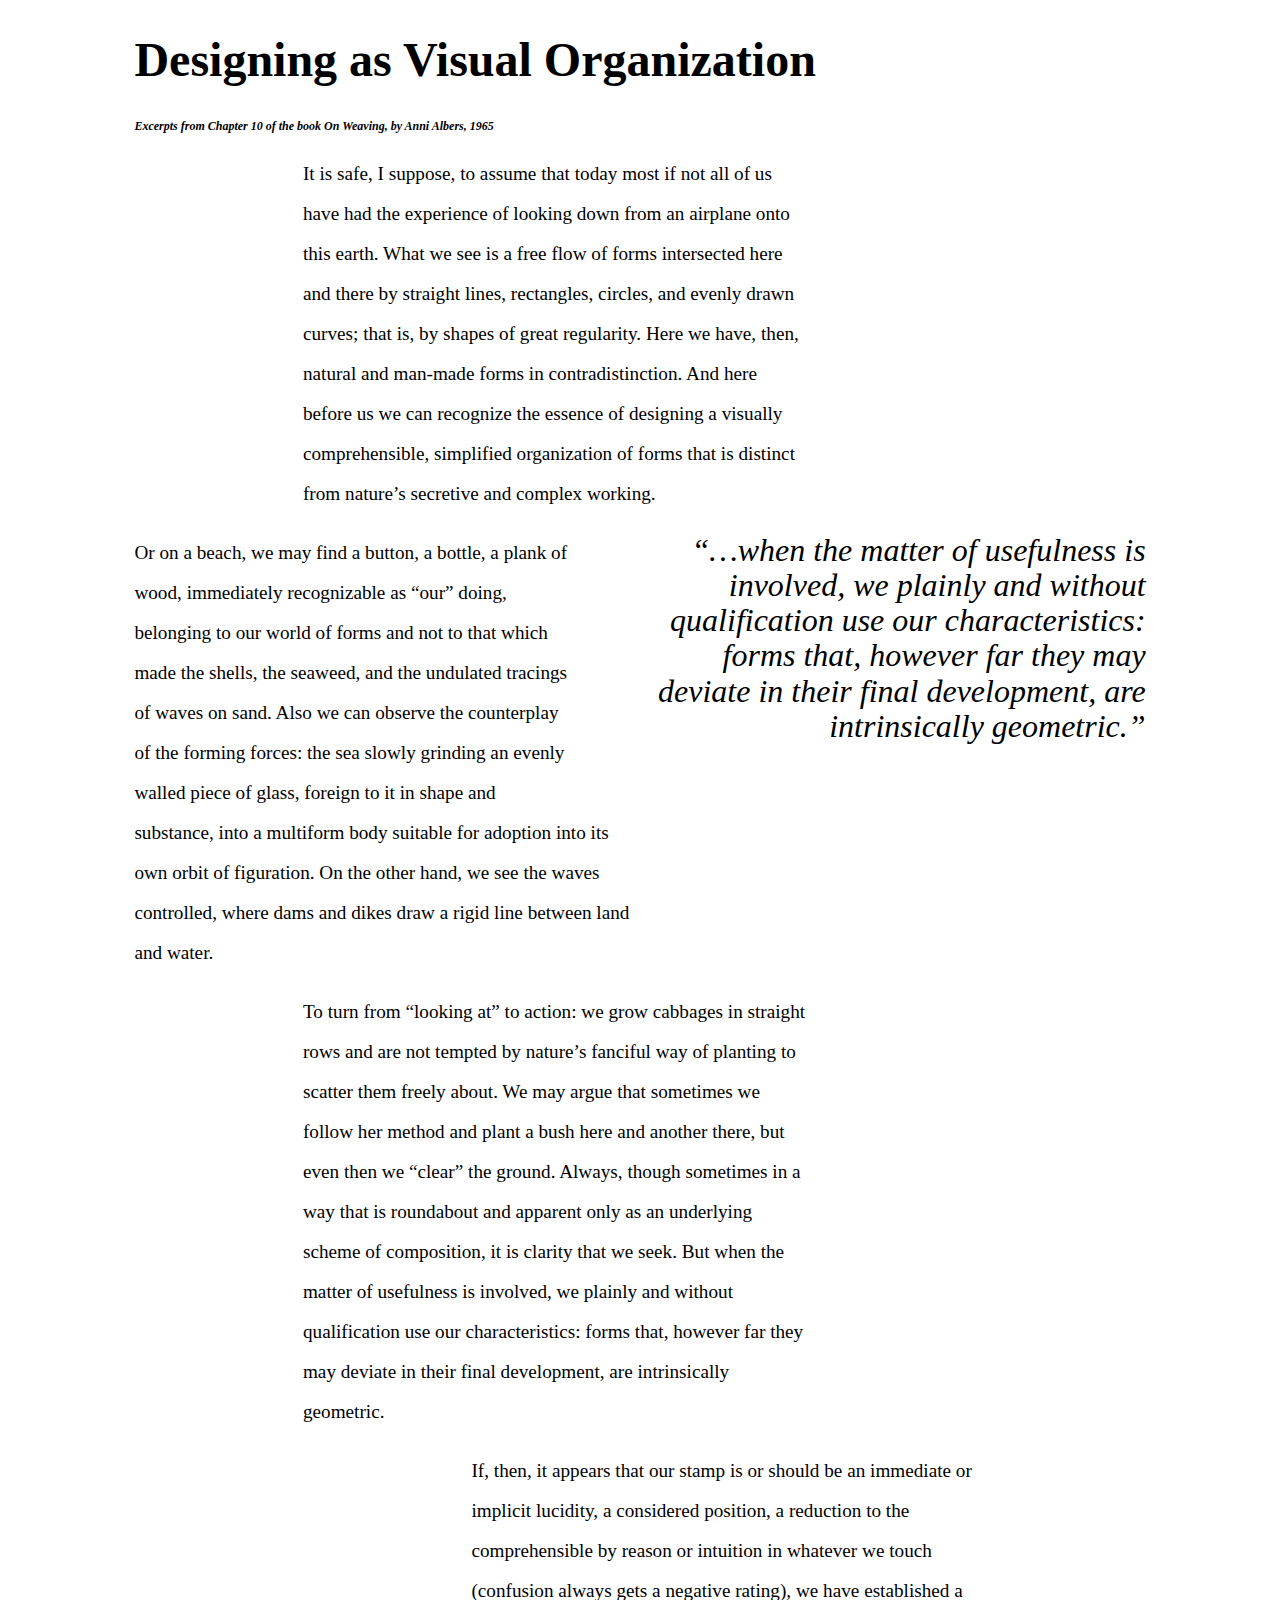
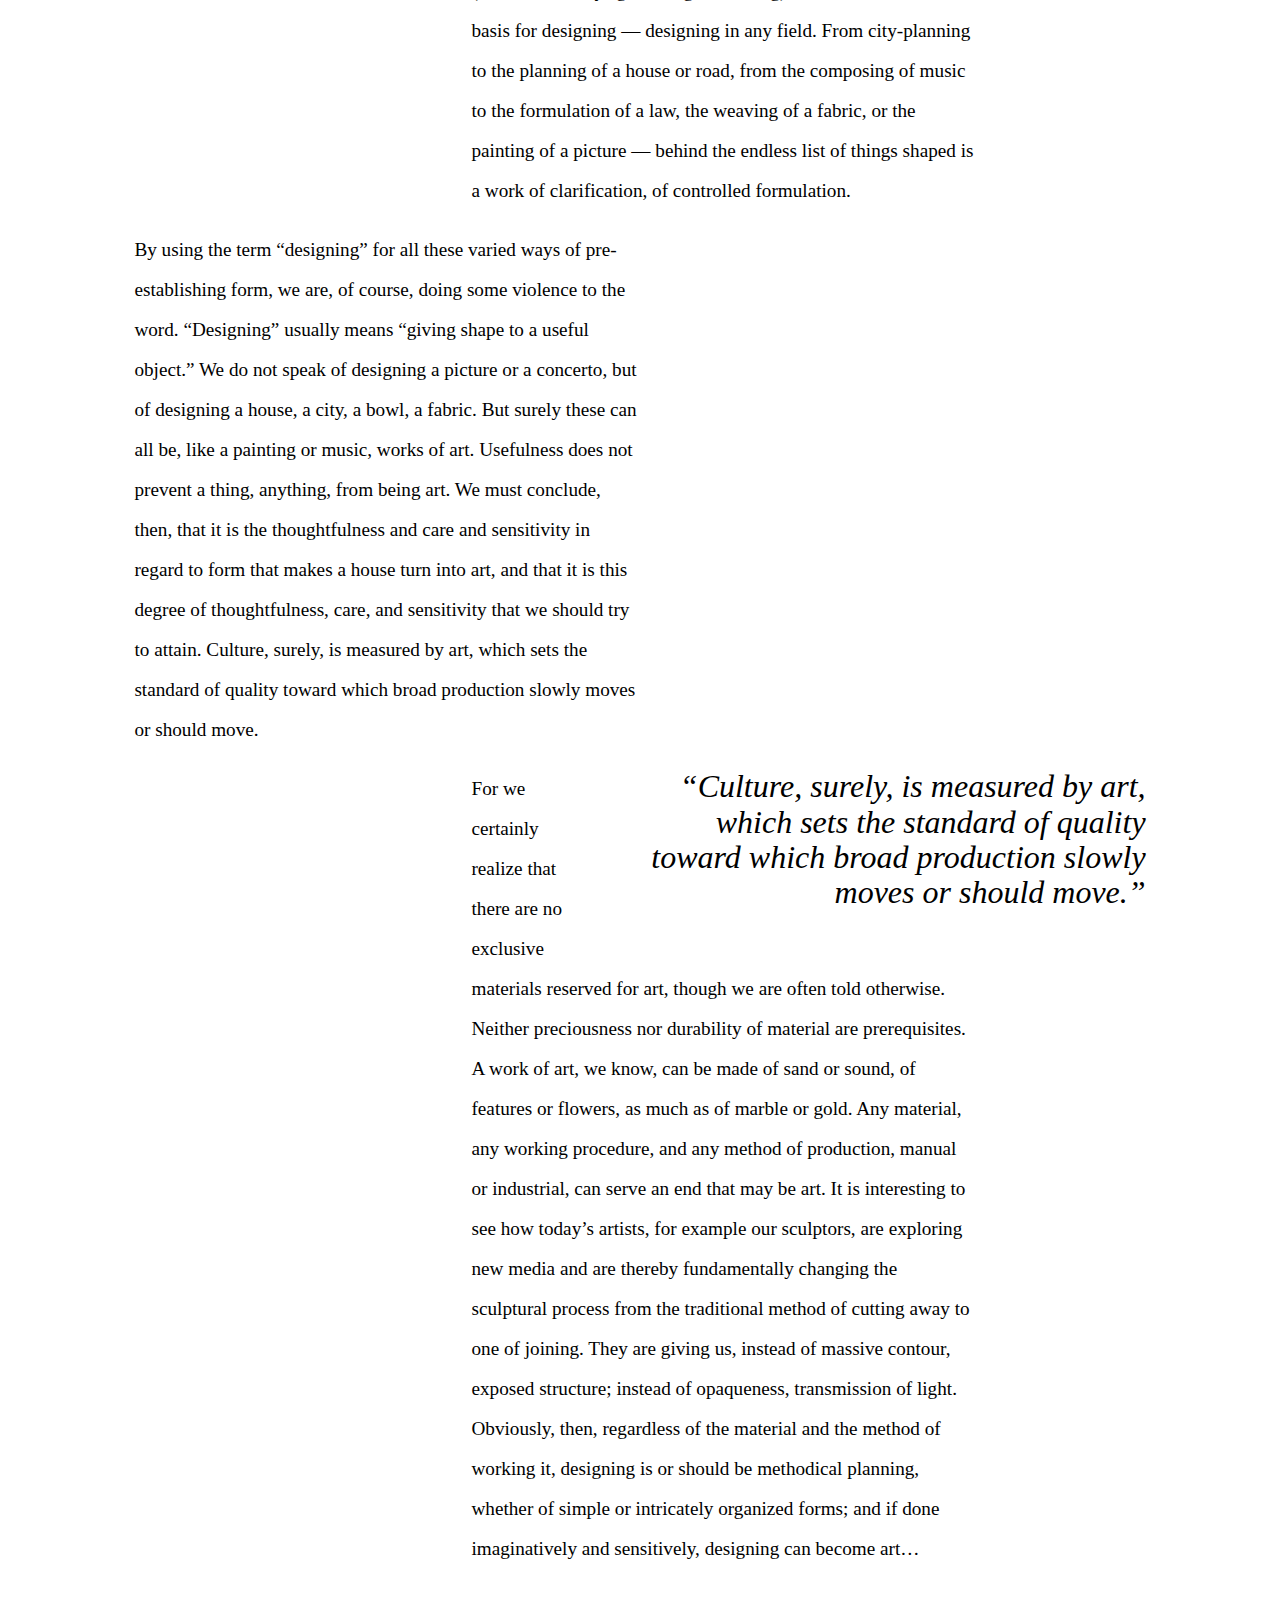
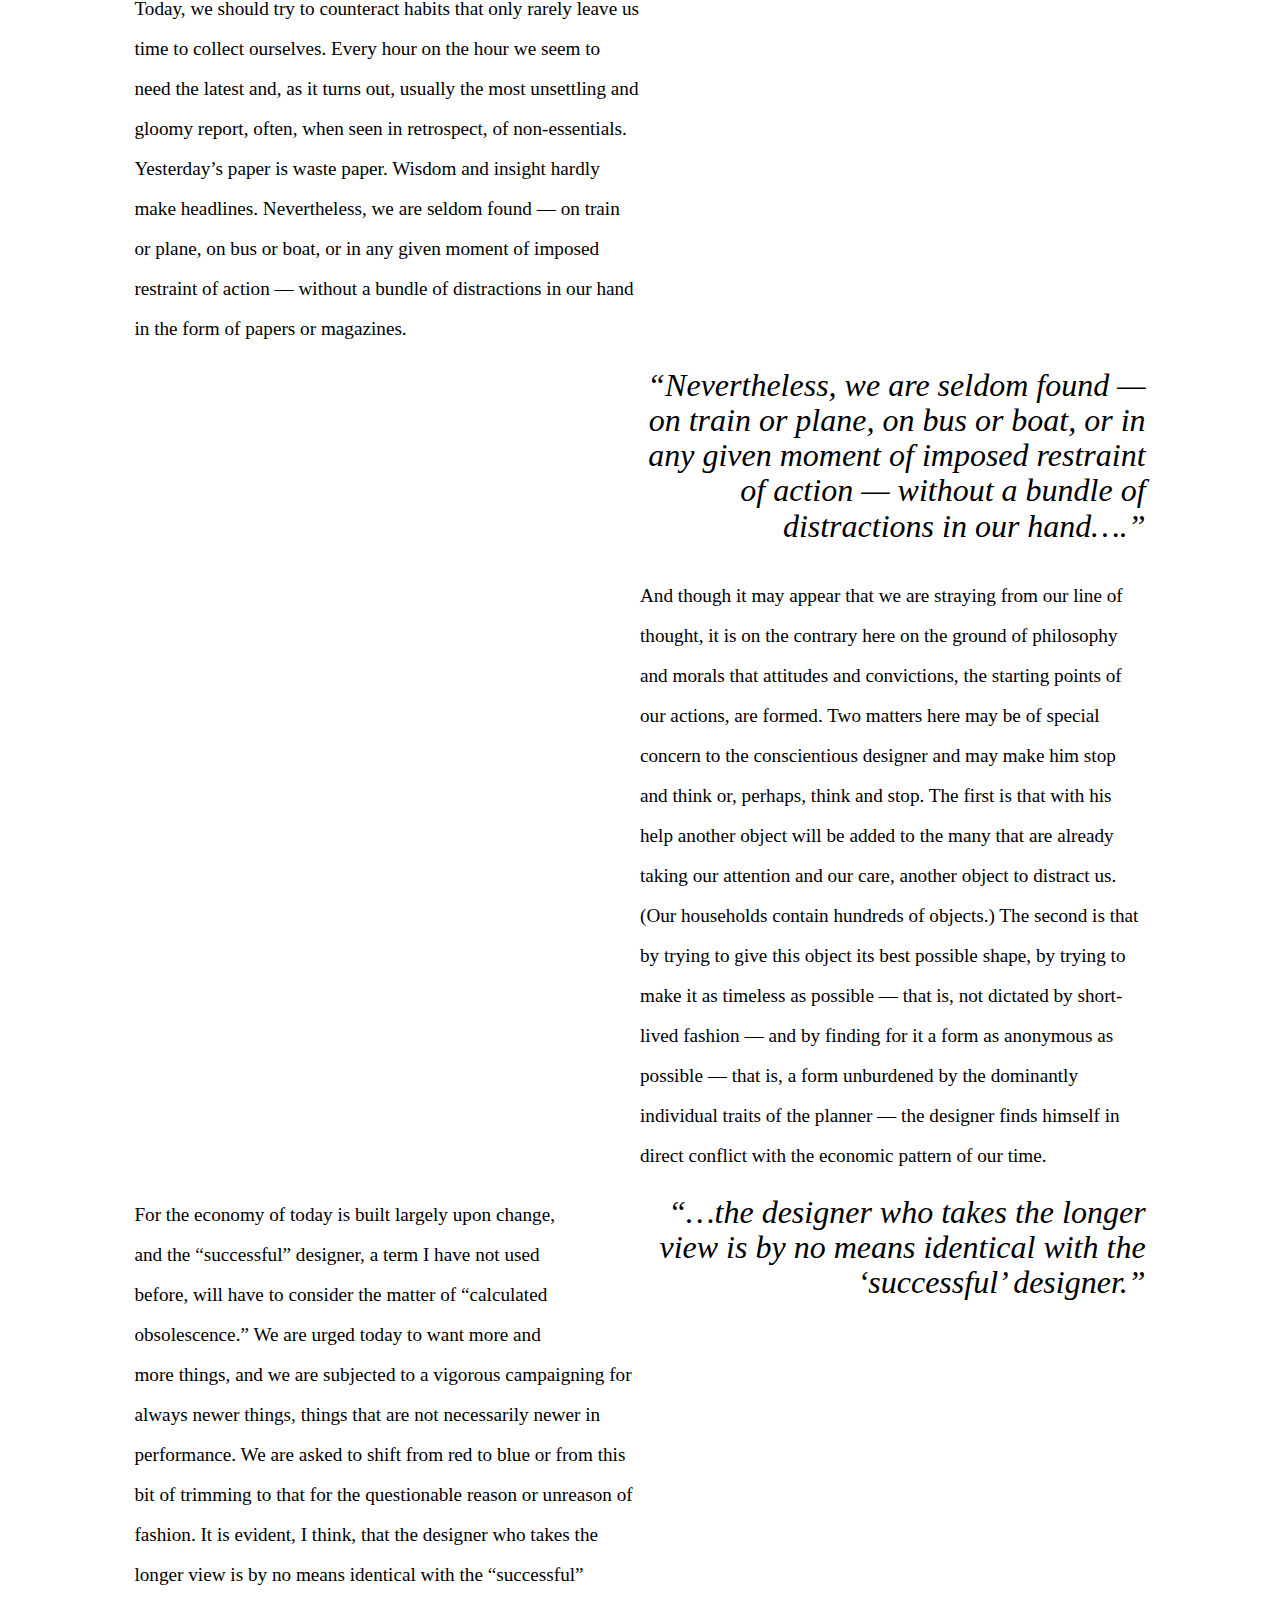
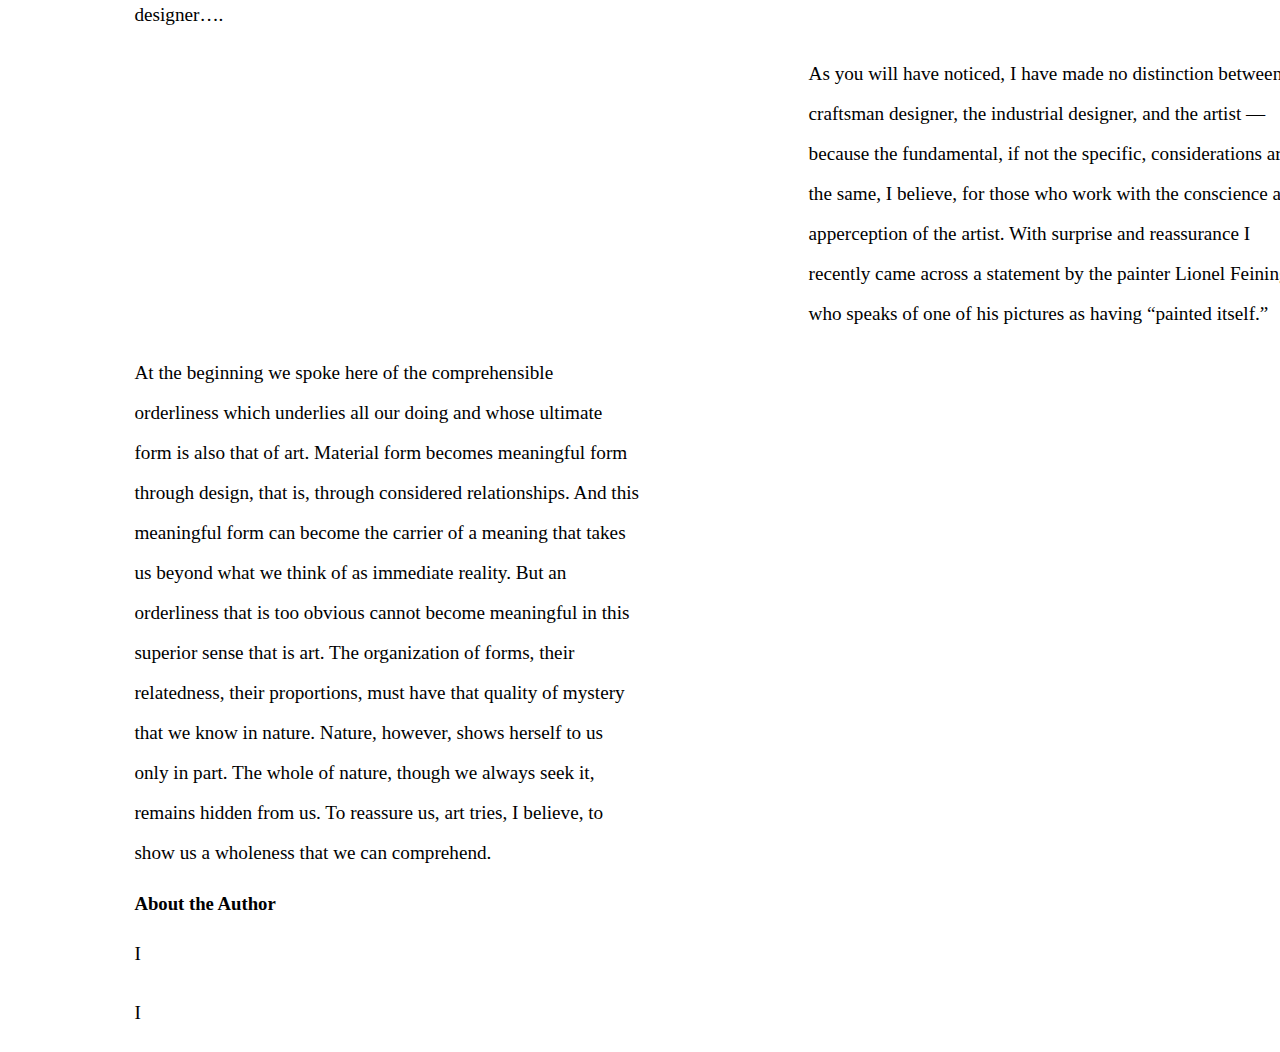
<file: anni-albers/index.html>
<!DOCTYPE html>
<html>

<head>

    <!-- meta tags and title -->
    <meta charset="UTF-8">
    <meta name="viewport" content="width=device-width, initial-scale=1.0">
    <title>TP3: Layout 1</title>

    <!-- external and internal CSS -->
    <link rel="stylesheet" href="styles.css" media="all">


</head>

<body>
    <main>
        <section id="titleRow">
            <h1>Designing as Visual Organization</h1>
            <h2>Excerpts from Chapter 10 of the book On Weaving, by Anni Albers, 1965</h2>
        </section>

        <section id="row1">
            <p>It is safe, I suppose, to assume that today most if not all of us have had the experience of looking down
                from an airplane onto this earth. What we see is a free flow of forms intersected here and there by
                straight lines, rectangles, circles, and evenly drawn curves; that is, by shapes of great regularity.
                Here we have, then, natural and man-made forms in contradistinction. And here before us we can recognize
                the essence of designing a visually comprehensible, simplified organization of forms that is distinct
                from nature’s secretive and complex working.</p>
        </section>

        <section id="row2">
            <p class="callout">“…when the matter of usefulness is involved, we plainly and without qualification use our
                characteristics: forms that, however far they may deviate in their final development, are intrinsically
                geometric.”</p>

            <p>Or on a beach, we may find a button, a bottle, a plank of wood, immediately recognizable as “our” doing,
                belonging to our world of forms and not to that which made the shells, the seaweed, and the undulated
                tracings of waves on sand. Also we can observe the counterplay of the forming forces: the sea slowly
                grinding an evenly walled piece of glass, foreign to it in shape and substance, into a multiform body
                suitable for adoption into its own orbit of figuration. On the other hand, we see the waves controlled,
                where dams and dikes draw a rigid line between land and water.</p>

        </section>



        <section id="row3">
            <p>To turn from “looking at” to action: we grow cabbages in straight rows and are not tempted by nature’s
                fanciful way of planting to scatter them freely about. We may argue that sometimes we follow her method
                and plant a bush here and another there, but even then we “clear” the ground. Always, though sometimes
                in a way that is roundabout and apparent only as an underlying scheme of composition, it is clarity that
                we seek. But when the matter of usefulness is involved, we plainly and without qualification use our
                characteristics: forms that, however far they may deviate in their final development, are intrinsically
                geometric.</p>
        </section>

        <section id="row4">
            <p>If, then, it appears that our stamp is or should be an immediate or implicit lucidity, a considered
                position, a reduction to the comprehensible by reason or intuition in whatever we touch (confusion
                always gets a negative rating), we have established a basis for designing — designing in any field. From
                city-planning to the planning of a house or road, from the composing of music to the formulation of a
                law, the weaving of a fabric, or the painting of a picture — behind the endless list of things shaped is
                a work of clarification, of controlled formulation.</p>
        </section>

        <section id="row5">

            <p>By using the term “designing” for all these varied ways of pre-establishing form, we are, of course,
                doing some violence to the word. “Designing” usually means “giving shape to a useful object.” We do not
                speak of designing a picture or a concerto, but of designing a house, a city, a bowl, a fabric. But
                surely these can all be, like a painting or music, works of art. Usefulness does not prevent a thing,
                anything, from being art. We must conclude, then, that it is the thoughtfulness and care and sensitivity
                in regard to form that makes a house turn into art, and that it is this degree of thoughtfulness, care,
                and sensitivity that we should try to attain. Culture, surely, is measured by art, which sets the
                standard of quality toward which broad production slowly moves or should move.</p>

            <p class="callout">
                “Culture, surely, is measured by art, which sets the standard of quality
                toward which broad production slowly moves or should move.”</p>
        </section>

        <section id="row6">
            <p>For we certainly realize that there are no exclusive materials reserved for art, though we are often told
                otherwise. Neither preciousness nor durability of material are prerequisites. A work of art, we know,
                can be made of sand or sound, of features or flowers, as much as of marble or gold. Any material, any
                working procedure, and any method of production, manual or industrial, can serve an end that may be art.
                It is interesting to see how today’s artists, for example our sculptors, are exploring new media and are
                thereby fundamentally changing the sculptural process from the traditional method of cutting away to one
                of joining. They are giving us, instead of massive contour, exposed structure; instead of opaqueness,
                transmission of light. Obviously, then, regardless of the material and the method of working it,
                designing is or should be methodical planning, whether of simple or intricately organized forms; and if
                done imaginatively and sensitively, designing can become art…</p>
        </section>

        <section id="row7">
            <p>Today, we should try to counteract habits that only rarely leave us time to collect ourselves. Every hour
                on the hour we seem to need the latest and, as it turns out, usually the most unsettling and gloomy
                report, often, when seen in retrospect, of non-essentials. Yesterday’s paper is waste paper. Wisdom and
                insight hardly make headlines. Nevertheless, we are seldom found — on train or plane, on bus or boat, or
                in any given moment of imposed restraint of action — without a bundle of distractions in our hand in the
                form of papers or magazines.</p>
                
            <p class="callout">
                “Nevertheless, we are seldom found — on train or plane, on bus or boat, or in
                any given moment of imposed restraint of action — without a bundle of distractions in our hand….”</p>

        </section>

        <section id="row8">
            <p>And though it may appear that we are straying from our line of thought, it is on the contrary here on the
                ground of philosophy and morals that attitudes and convictions, the starting points of our actions, are
                formed. Two matters here may be of special concern to the conscientious designer and may make him stop
                and think or, perhaps, think and stop. The first is that with his help another object will be added to
                the many that are already taking our attention and our care, another object to distract us. (Our
                households contain hundreds of objects.) The second is that by trying to give this object its best
                possible shape, by trying to make it as timeless as possible — that is, not dictated by short-lived
                fashion — and by finding for it a form as anonymous as possible — that is, a form unburdened by the
                dominantly individual traits of the planner — the designer finds himself in direct conflict with the
                economic pattern of our time.</p>
        </section>

        <section id="row9">
            <p class="callout">
                “…the designer who takes the longer view is by no means identical with the ‘successful’ designer.”</p>

            <p>For the economy of today is built largely upon change, and the “successful” designer, a term I have not
                used before, will have to consider the matter of “calculated obsolescence.” We are urged today to want
                more and more things, and we are subjected to a vigorous campaigning for always newer things, things
                that are not necessarily newer in performance. We are asked to shift from red to blue or from this bit
                of trimming to that for the questionable reason or unreason of fashion. It is evident, I think, that the
                designer who takes the longer view is by no means identical with the “successful” designer….</p>
        </section>

        <section id="row10">
            <p>As you will have noticed, I have made no distinction between the craftsman designer, the industrial
                designer, and the artist — because the fundamental, if not the specific, considerations are the same, I
                believe, for those who work with the conscience and apperception of the artist. With surprise and
                reassurance I recently came across a statement by the painter Lionel Feininger, who speaks of one of his
                pictures as having “painted itself.”</p>
        </section>

        <section id="row11">
            <p>At the beginning we spoke here of the comprehensible orderliness which underlies all our doing and whose
                ultimate form is also that of art. Material form becomes meaningful form through design, that is,
                through considered relationships. And this meaningful form can become the carrier of a meaning that
                takes us beyond what we think of as immediate reality. But an orderliness that is too obvious cannot
                become meaningful in this superior sense that is art. The organization of forms, their relatedness,
                their proportions, must have that quality of mystery that we know in nature. Nature, however, shows
                herself to us only in part. The whole of nature, though we always seek it, remains hidden from us. To
                reassure us, art tries, I believe, to show us a wholeness that we can comprehend.</p>
        </section>

        <section id="aboutAuthor">
            <h3>About the Author</h3>
            <p>I</p>
            <p>I</p>
        </section>



    </main>
</body>

</html>
</file>
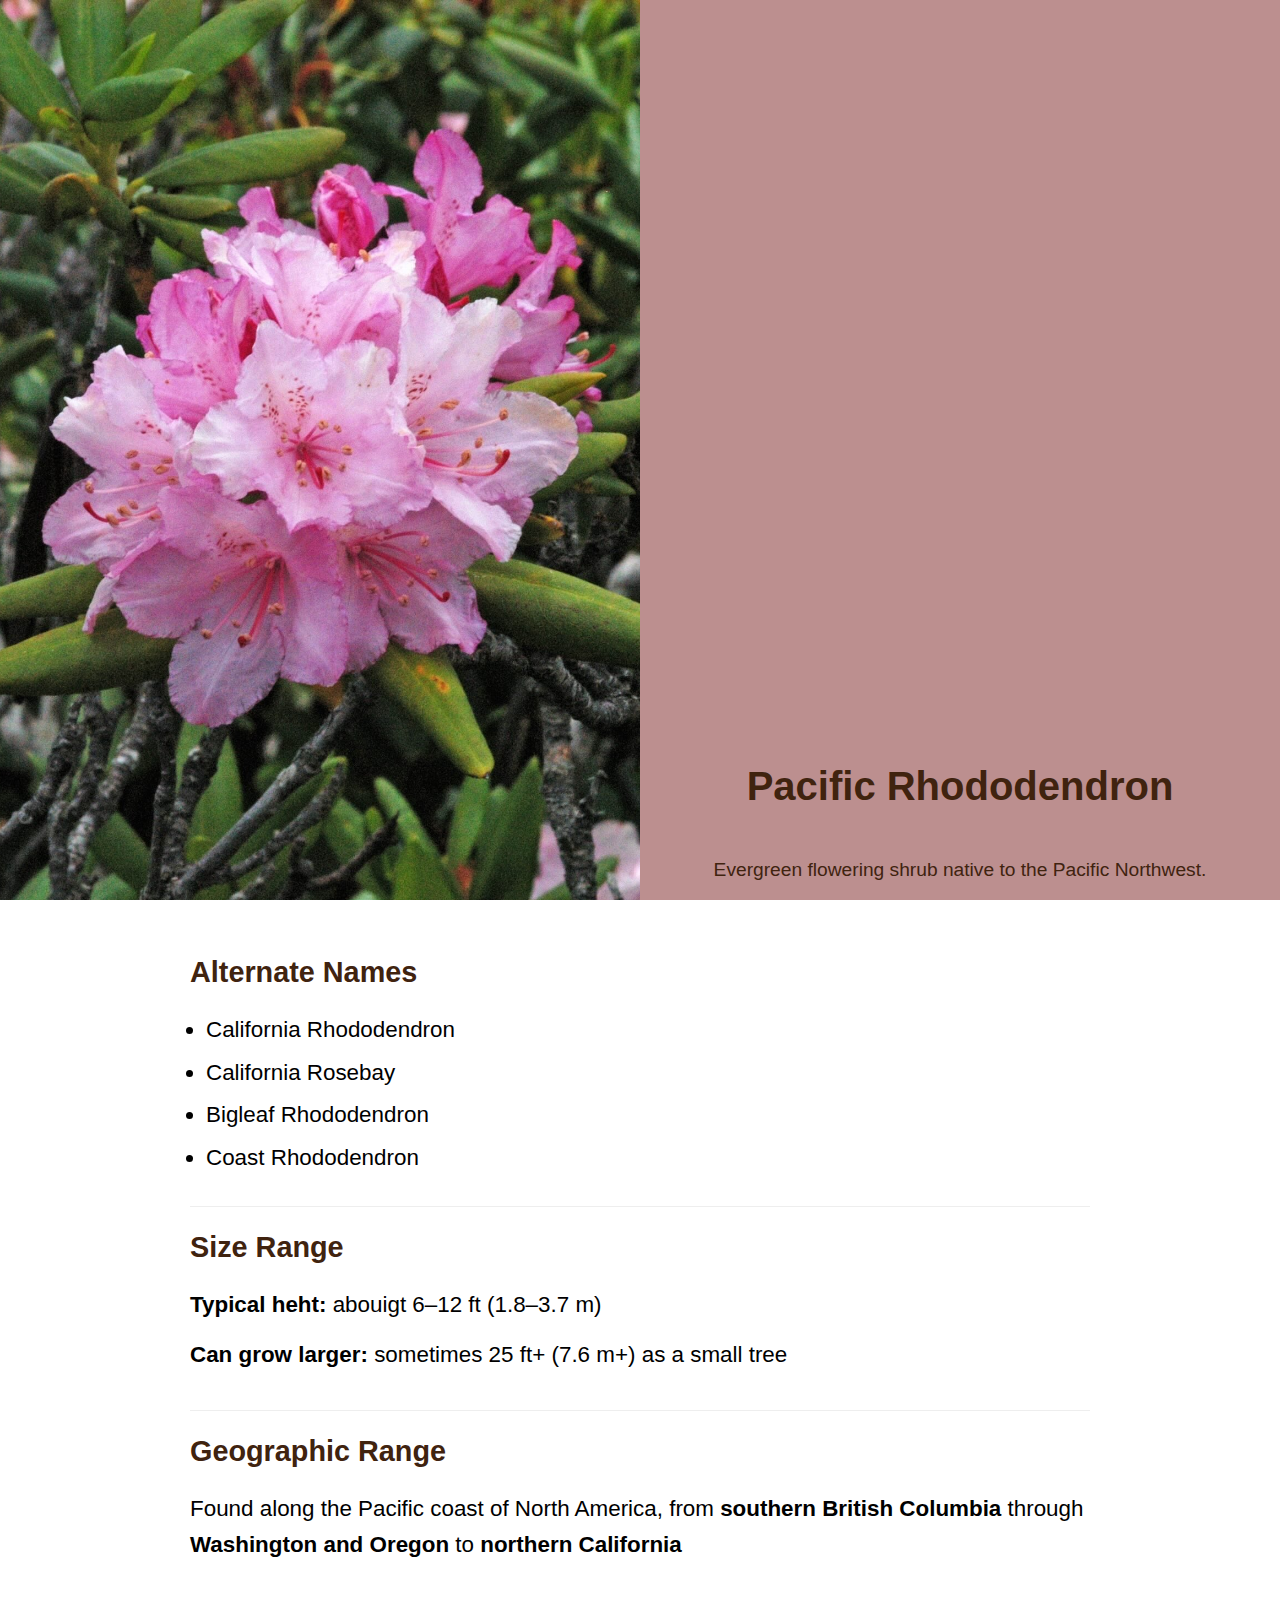
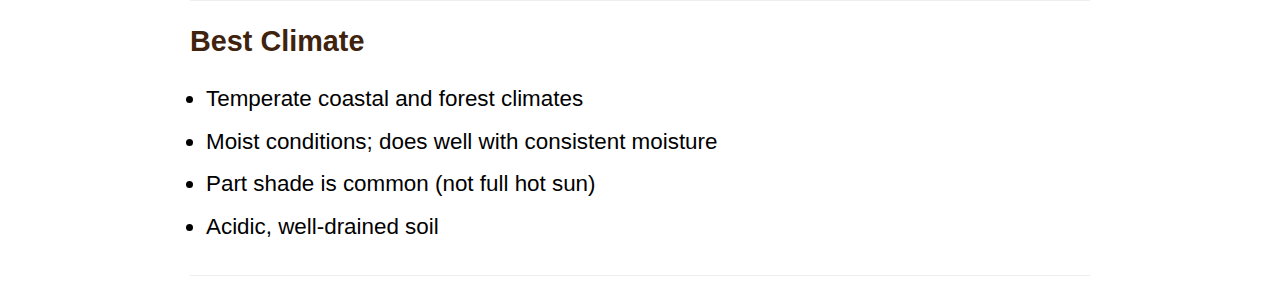
<file: dark-flower/index.html>
<!DOCTYPE html>
<html>

<head>

    <!-- meta tags and title -->
    <meta charset="UTF-8">
    <meta name="viewport" content="width=device-width, initial-scale=1.0">
    <title>TP4: Pacific Rhododendron</title>

    <!-- external and internal CSS -->
    <link rel="stylesheet" href="styles.css" media="all">
    <style>
        /* in-file CSS here */
    </style>

    <!-- external and internal JavaScript -->
    <script src="scripts.js" defer></script>
    <script>
        // in-page JavaScript here
    </script>

</head>

<body>
    <header>
        <div id="rhodiepic"></div>
        <div id="rhodietitle">
            <h1>Pacific Rhododendron</h1>
            <p id="tagline">Evergreen flowering shrub native to the Pacific Northwest.</p>

        </div>

    </header>

    <main>
        <section id="altnames">
            <h2>Alternate Names</h2>
            <ul>
                <li>California Rhododendron</li>
                <li>California Rosebay</li>
                <li>Bigleaf Rhododendron</li>
                <li>Coast Rhododendron</li>
            </ul>
        </section>

        <section id="size">
            <h2>Size Range</h2>
            <p>
                <strong>Typical heht:</strong> abouigt 6–12 ft (1.8–3.7 m)
            </p>

            <p>
                <strong>Can grow larger:</strong> sometimes 25 ft+ (7.6 m+) as a small tree
            </p>
        </section>

        <section id="range">
            <h2>Geographic Range</h2>
            <p>
                Found along the Pacific coast of North America, from <strong>southern British Columbia</strong> through
                <strong>Washington and
                    Oregon</strong> to <strong>northern California</strong>
            </p>
        </section>

        <section id="climate">
            <h2>Best Climate</h2>
            <ul>
                <li>Temperate coastal and forest climates</li>
                <li>Moist conditions; does well with consistent moisture</li>
                <li>Part shade is common (not full hot sun)</li>
                <li>Acidic, well-drained soil</li>
            </ul>
        </section>
    </main>

</body>

</html>
</file>
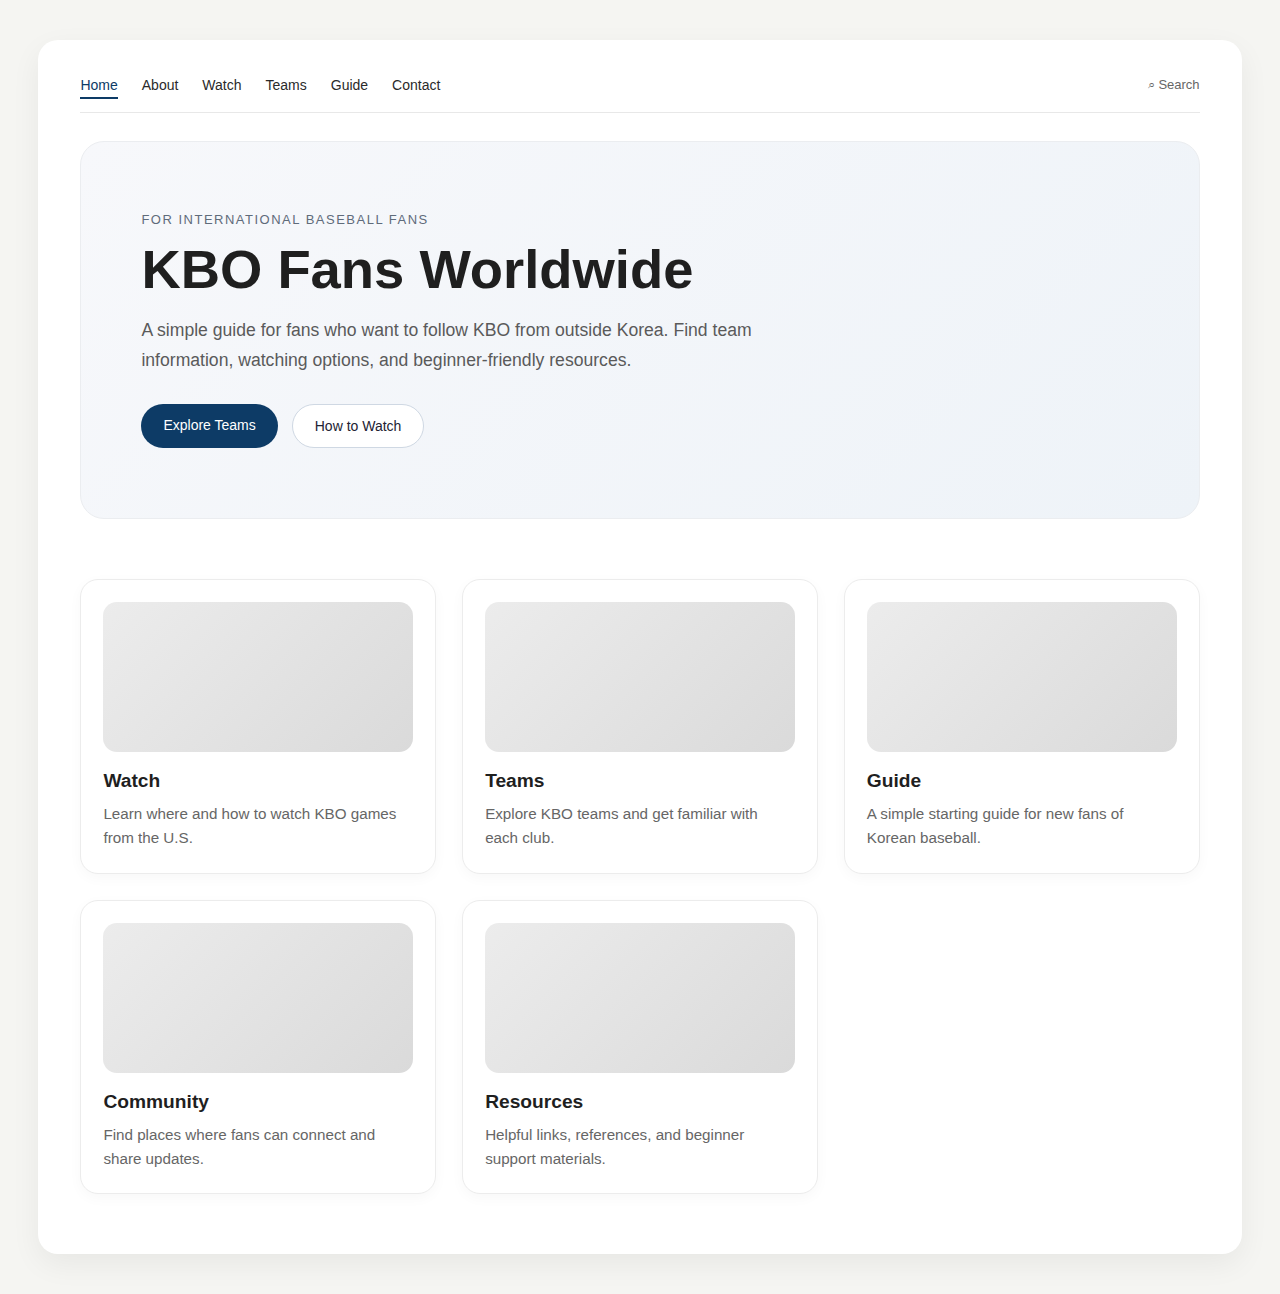
<file: kbo-website/index.html>
<!DOCTYPE html>
<html>

<head>
    <meta charset="UTF-8">
    <meta name="viewport" content="width=device-width, initial-scale=1.0">
    <title>KBO Fans Worldwide</title>
    <link rel="stylesheet" href="styles.css" media="all">
</head>

<body>

<div class="page">

    <header class="site-header">
        <nav class="navbar">
            <ul class="nav-links">
                <li><a href="index.html" class="active">Home</a></li>
                <li><a href="about.html">About</a></li>
                <li><a href="watch.html">Watch</a></li>
                <li><a href="teams.html">Teams</a></li>
                <li><a href="guide.html">Guide</a></li>
                <li><a href="contact.html">Contact</a></li>
            </ul>

            <div class="search-area">
                <span>⌕ Search</span>
            </div>
        </nav>
    </header>

    <main>

        <section class="hero">
            <div class="hero-text">
                <p class="eyebrow">for international baseball fans</p>
                <h1>KBO Fans Worldwide</h1>
                <p class="hero-description">
                    A simple guide for fans who want to follow KBO from outside Korea.
                    Find team information, watching options, and beginner-friendly resources.
                </p>

                <div class="hero-buttons">
                    <a href="teams.html" class="primary-button">Explore Teams</a>
                    <a href="watch.html" class="secondary-button">How to Watch</a>
                </div>
            </div>
        </section>

        <section class="feature-grid">

            <a href="watch.html" class="feature-card">
                <div class="feature-image"></div>
                <h3>Watch</h3>
                <p>Learn where and how to watch KBO games from the U.S.</p>
            </a>

            <a href="teams.html" class="feature-card">
                <div class="feature-image"></div>
                <h3>Teams</h3>
                <p>Explore KBO teams and get familiar with each club.</p>
            </a>

            <a href="guide.html" class="feature-card">
                <div class="feature-image"></div>
                <h3>Guide</h3>
                <p>A simple starting guide for new fans of Korean baseball.</p>
            </a>

            <a href="#" class="feature-card">
                <div class="feature-image"></div>
                <h3>Community</h3>
                <p>Find places where fans can connect and share updates.</p>
            </a>

            <a href="#" class="feature-card">
                <div class="feature-image"></div>
                <h3>Resources</h3>
                <p>Helpful links, references, and beginner support materials.</p>
            </a>

        </section>

    </main>

</div>

</body>
</html>
</file>
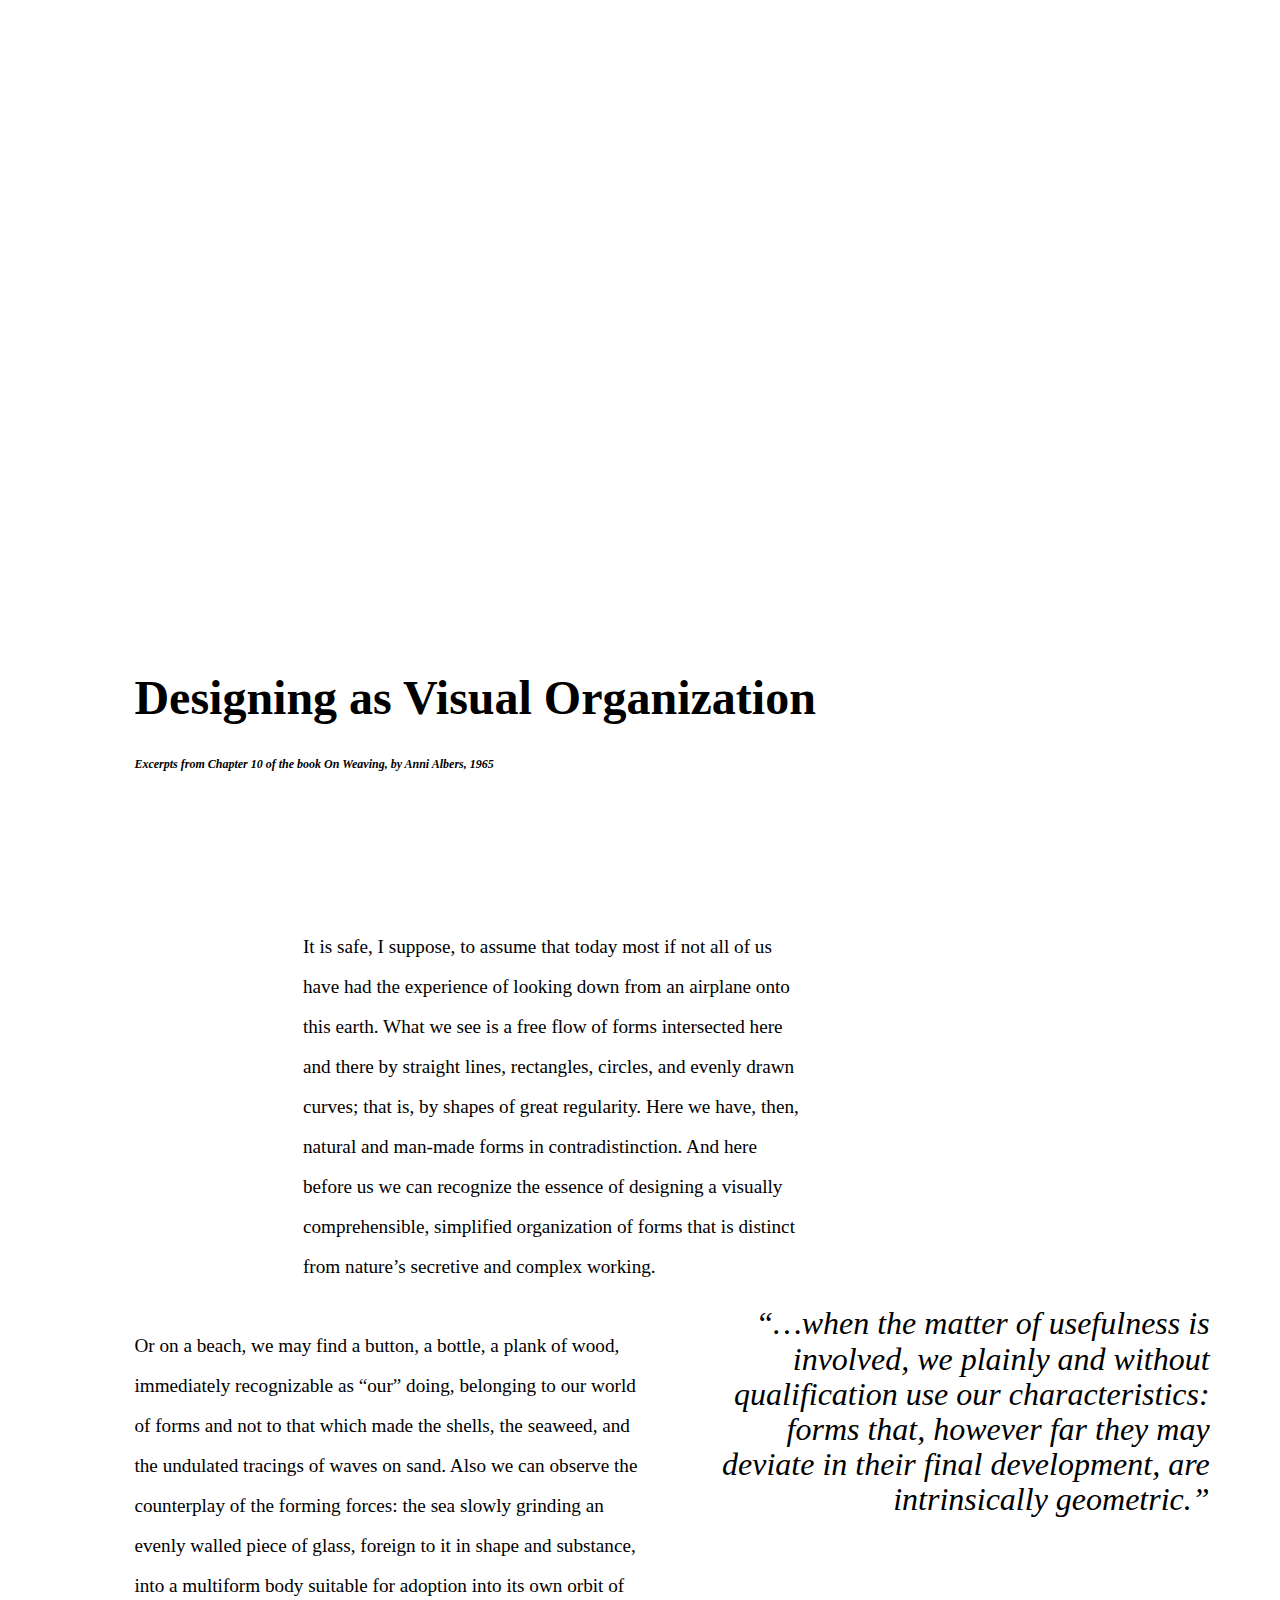
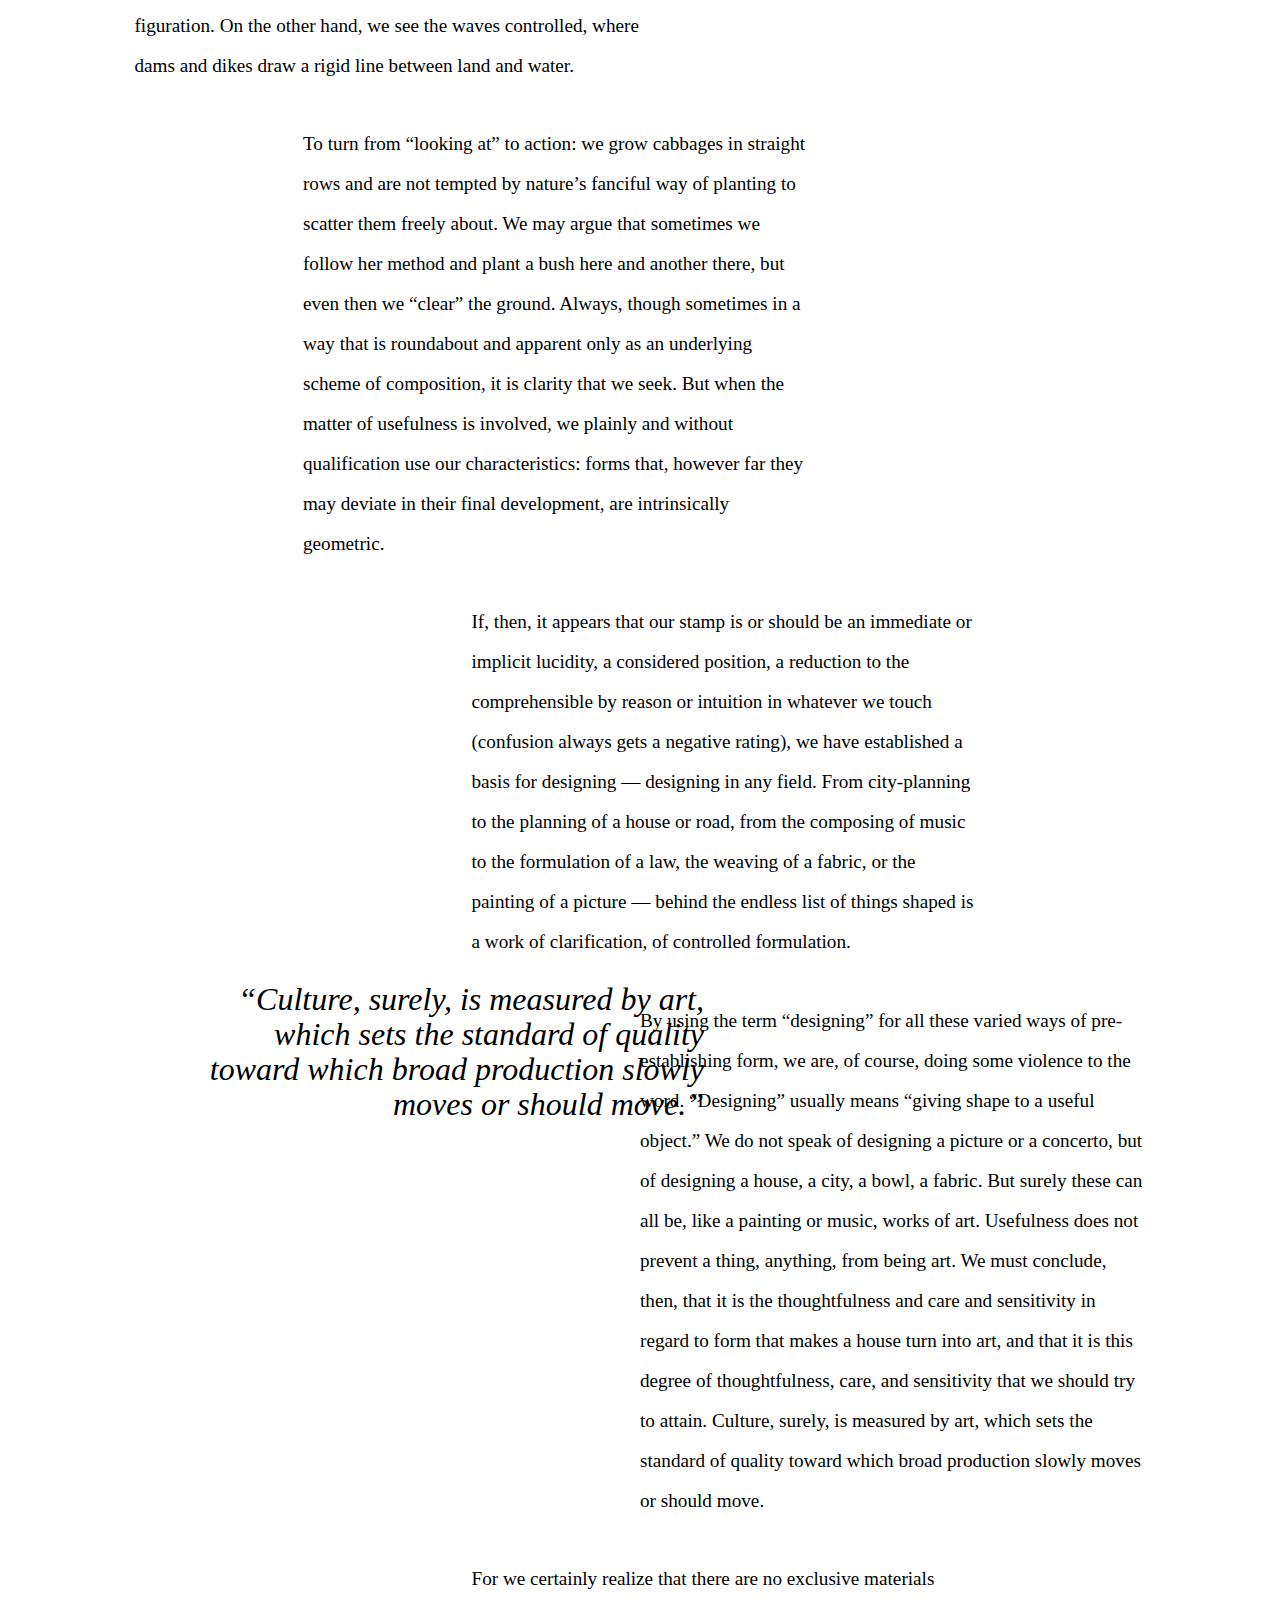
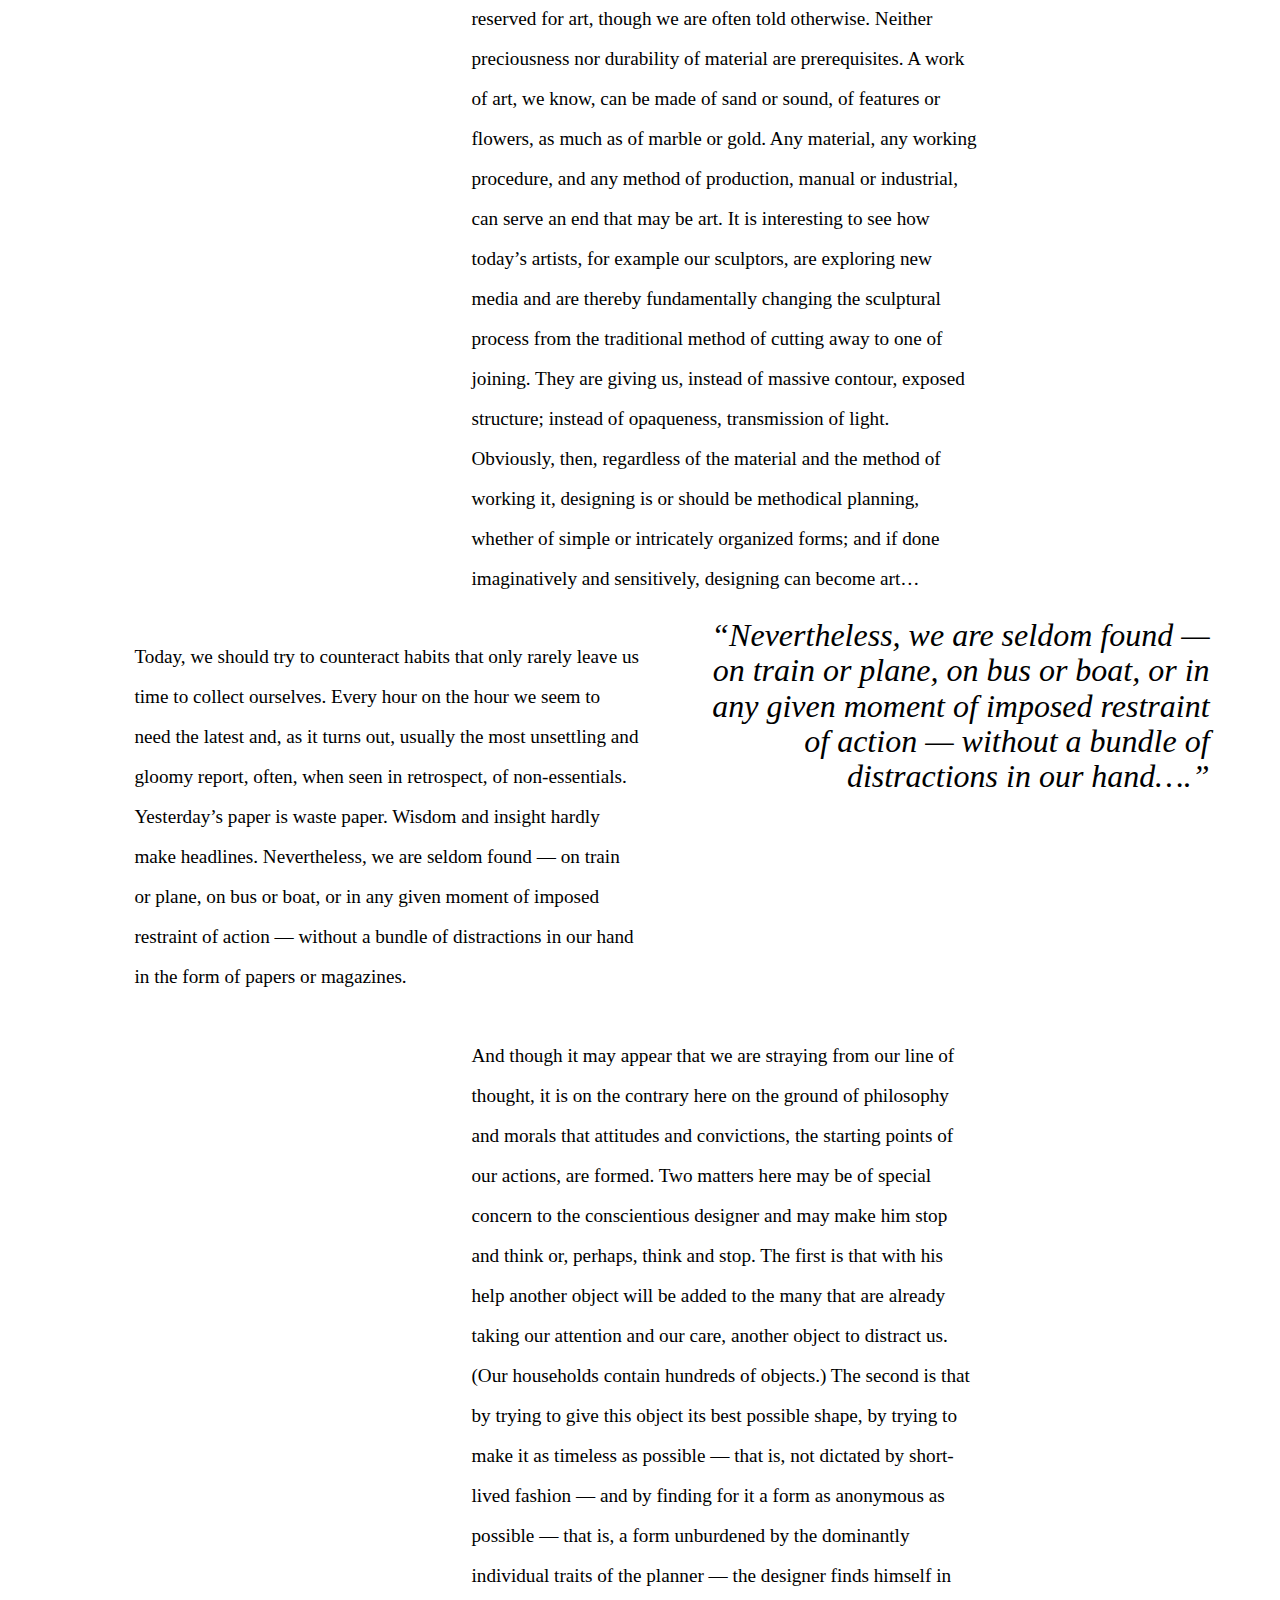
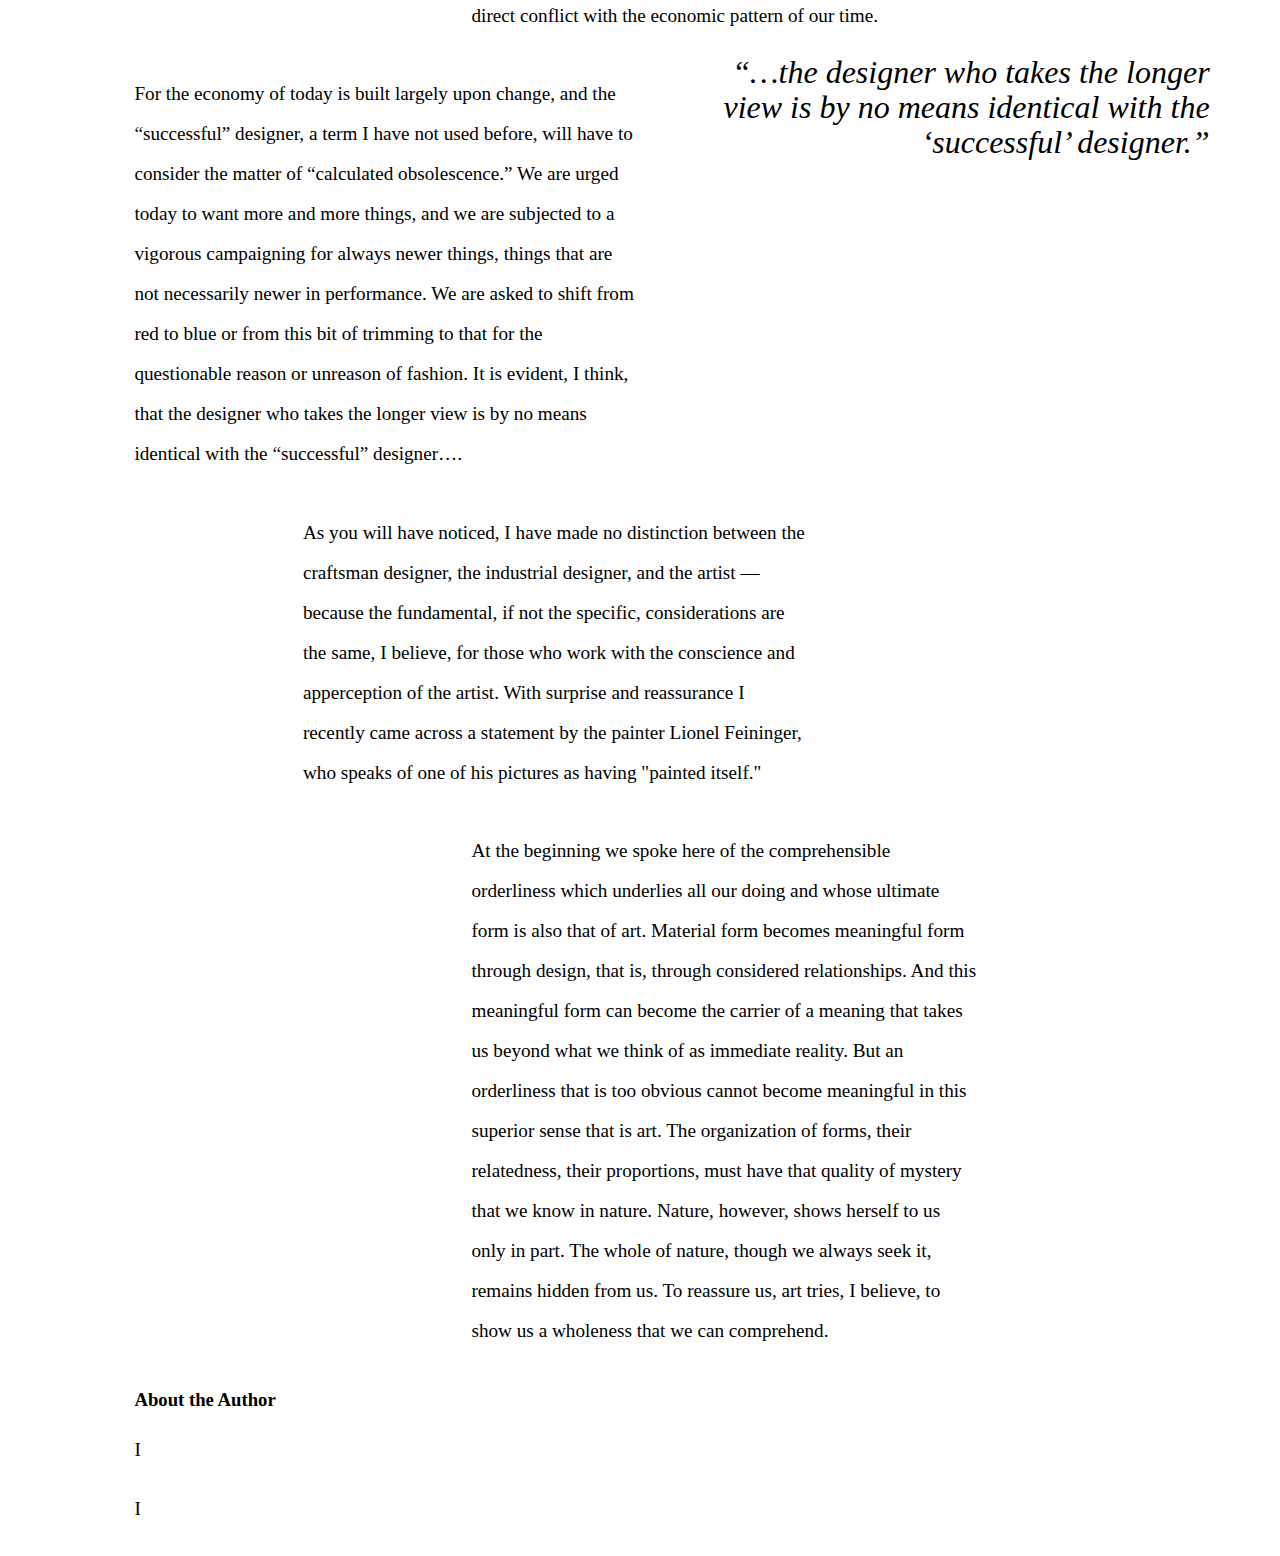
<file: anni-albers/index2.html>
<!DOCTYPE html>
<html>

<head>

    <!-- meta tags and title -->
    <meta charset="UTF-8">
    <meta name="viewport" content="width=device-width, initial-scale=1.0">
    <title>TP3: Layout 2</title>

    <!-- external and internal CSS -->
    <link rel="stylesheet" href="styles.css" media="all">


</head>

<body id="secondLayout">

    <main>
        <section id="titleRow">
            <h1>Designing as Visual Organization</h1>
            <h2>Excerpts from Chapter 10 of the book On Weaving, by Anni Albers, 1965</h2>
        </section>

        <p id="para1"> It is safe, I suppose, to assume that today most if not all of us have had the experience of
            looking down
            from an airplane onto this earth. What we see is a free flow of forms intersected here and there by
            straight lines, rectangles, circles, and evenly drawn curves; that is, by shapes of great regularity.
            Here we have, then, natural and man-made forms in contradistinction. And here before us we can recognize
            the essence of designing a visually comprehensible, simplified organization of forms that is distinct
            from nature’s secretive and complex working.</p>

        <p id="callout1" class="callout">“…when the matter of usefulness is involved, we plainly and without
            qualification use our
            characteristics: forms that, however far they may deviate in their final development, are intrinsically
            geometric.”</p>

        <p id="para2">Or on a beach, we may find a button, a bottle, a plank of wood, immediately recognizable as “our”
            doing,
            belonging to our world of forms and not to that which made the shells, the seaweed, and the undulated
            tracings of waves on sand. Also we can observe the counterplay of the forming forces: the sea slowly
            grinding an evenly walled piece of glass, foreign to it in shape and substance, into a multiform body
            suitable for adoption into its own orbit of figuration. On the other hand, we see the waves controlled,
            where dams and dikes draw a rigid line between land and water.</p>




        <p id="para3">To turn from “looking at” to action: we grow cabbages in straight rows and are not tempted by
            nature’s
            fanciful way of planting to scatter them freely about. We may argue that sometimes we follow her method
            and plant a bush here and another there, but even then we “clear” the ground. Always, though sometimes
            in a way that is roundabout and apparent only as an underlying scheme of composition, it is clarity that
            we seek. But when the matter of usefulness is involved, we plainly and without qualification use our
            characteristics: forms that, however far they may deviate in their final development, are intrinsically
            geometric.</p>

        <p id="para4">If, then, it appears that our stamp is or should be an immediate or implicit lucidity, a
            considered
            position, a reduction to the comprehensible by reason or intuition in whatever we touch (confusion
            always gets a negative rating), we have established a basis for designing — designing in any field. From
            city-planning to the planning of a house or road, from the composing of music to the formulation of a
            law, the weaving of a fabric, or the painting of a picture — behind the endless list of things shaped is
            a work of clarification, of controlled formulation.</p>

        <p id="callout2" class="callout">“Culture, surely, is measured by art, which sets the standard of quality
            toward which broad production slowly moves or should move.”</p>

        <p id="para5">By using the term “designing” for all these varied ways of pre-establishing form, we are, of
            course,
            doing some violence to the word. “Designing” usually means “giving shape to a useful object.” We do not
            speak of designing a picture or a concerto, but of designing a house, a city, a bowl, a fabric. But
            surely these can all be, like a painting or music, works of art. Usefulness does not prevent a thing,
            anything, from being art. We must conclude, then, that it is the thoughtfulness and care and sensitivity
            in regard to form that makes a house turn into art, and that it is this degree of thoughtfulness, care,
            and sensitivity that we should try to attain. Culture, surely, is measured by art, which sets the
            standard of quality toward which broad production slowly moves or should move.</p>


        <p id="para6">For we certainly realize that there are no exclusive materials reserved for art, though we are
            often told
            otherwise. Neither preciousness nor durability of material are prerequisites. A work of art, we know,
            can be made of sand or sound, of features or flowers, as much as of marble or gold. Any material, any
            working procedure, and any method of production, manual or industrial, can serve an end that may be art.
            It is interesting to see how today’s artists, for example our sculptors, are exploring new media and are
            thereby fundamentally changing the sculptural process from the traditional method of cutting away to one
            of joining. They are giving us, instead of massive contour, exposed structure; instead of opaqueness,
            transmission of light. Obviously, then, regardless of the material and the method of working it,
            designing is or should be methodical planning, whether of simple or intricately organized forms; and if
            done imaginatively and sensitively, designing can become art…</p>



        <p id="para7">Today, we should try to counteract habits that only rarely leave us time to collect ourselves.
            Every hour
            on the hour we seem to need the latest and, as it turns out, usually the most unsettling and gloomy
            report, often, when seen in retrospect, of non-essentials. Yesterday’s paper is waste paper. Wisdom and
            insight hardly make headlines. Nevertheless, we are seldom found — on train or plane, on bus or boat, or
            in any given moment of imposed restraint of action — without a bundle of distractions in our hand in the
            form of papers or magazines.</p>

        <p id="callout3" class="callout">“Nevertheless, we are seldom found — on train or plane, on bus or boat, or in
            any given moment of imposed restraint of action — without a bundle of distractions in our hand….”</p>



        <p id="para8">And though it may appear that we are straying from our line of thought, it is on the contrary here
            on the
            ground of philosophy and morals that attitudes and convictions, the starting points of our actions, are
            formed. Two matters here may be of special concern to the conscientious designer and may make him stop
            and think or, perhaps, think and stop. The first is that with his help another object will be added to
            the many that are already taking our attention and our care, another object to distract us. (Our
            households contain hundreds of objects.) The second is that by trying to give this object its best
            possible shape, by trying to make it as timeless as possible — that is, not dictated by short-lived
            fashion — and by finding for it a form as anonymous as possible — that is, a form unburdened by the
            dominantly individual traits of the planner — the designer finds himself in direct conflict with the
            economic pattern of our time.</p>

        <p id="callout4" class="callout">“…the designer who takes the longer view is by no means identical with the
            ‘successful’ designer.”</p>


        <p id="para9">For the economy of today is built largely upon change, and the “successful” designer, a term I
            have not
            used before, will have to consider the matter of “calculated obsolescence.” We are urged today to want
            more and more things, and we are subjected to a vigorous campaigning for always newer things, things
            that are not necessarily newer in performance. We are asked to shift from red to blue or from this bit
            of trimming to that for the questionable reason or unreason of fashion. It is evident, I think, that the
            designer who takes the longer view is by no means identical with the “successful” designer….</p>

        <p id="para10">As you will have noticed, I have made no distinction between the craftsman designer, the
            industrial
            designer, and the artist — because the fundamental, if not the specific, considerations are the same, I
            believe, for those who work with the conscience and apperception of the artist. With surprise and
            reassurance I recently came across a statement by the painter Lionel Feininger, who speaks of one of his
            pictures as having "painted itself."</p>

        <p id="para11">At the beginning we spoke here of the comprehensible orderliness which underlies all our doing
            and whose
            ultimate form is also that of art. Material form becomes meaningful form through design, that is,
            through considered relationships. And this meaningful form can become the carrier of a meaning that
            takes us beyond what we think of as immediate reality. But an orderliness that is too obvious cannot
            become meaningful in this superior sense that is art. The organization of forms, their relatedness,
            their proportions, must have that quality of mystery that we know in nature. Nature, however, shows
            herself to us only in part. The whole of nature, though we always seek it, remains hidden from us. To
            reassure us, art tries, I believe, to show us a wholeness that we can comprehend.</p>



        <section id="aboutAuthor">
            <h3>About the Author</h3>
            <p>I</p>
            <p>I</p>
        </section>


    </main>
</body>

</html>
</file>
<file: anni-albers/styles.css>
/*styles for both Anni Albers layouts*/

/*by default, let's lay out the first index.html file*/

main {
    width: 80%;
    max-width: 1100px;
    margin: 0 auto;
}

h1 {
    font-size: 3rem;
}

h2 {
    font-size: 0.75rem;
    font-style: italic;
}

p {
    font-size: 1.2rem;
    line-height: 2.5rem;
    width: 50%;
}

p.callout {
    font-size: 2rem;
    line-height: 2.2rem;
    font-style: italic;
    float: right;
    text-align: right;
    padding-left: 2em;
    margin-top: 0;

}

#row1 p,
#row3 p {
    margin-left: calc(100% * 1/6);
}


#row4 p,
#row6 p {
    margin-left: calc(100% * 2/6);
}


#row8 p {
    margin-left: calc(100% * 3/6);
}


#row10 p {
    margin-left: calc(100% * 4/6);
}



/* ********************************************************* */
/* CSS for index2 */
/* ********************************************************* */

/* inherit the baseline main code, above, and add to it */

body#secondLayout main {
    display: grid;
    grid-template-columns: repeat(6, calc(100% / 6));
    grid-template-rows: 100vh repeat(12, auto);
    grid-template-areas:
        'title title title title title title'
        '. p1 p1 p1 . .'
        'p2 p2 p2 c1 c1 c1'
        '. p3 p3 p3 . .'
        '. . p4 p4 p4 .'
         'c2 c2 c2 p5 p5 p5'
        '. . p6 p6 p6 .'
        'p7 p7 p7 c3 c3 c3'
        '. . p8 p8 p8 .'
        'p9 p9 p9 c4 c4 c4'
        '. p10 p10 p10 . .'
        '. . p11 p11 p11 .'
        'about about about about about about';


}
/* assigning grid area names to DOM elements */

#secondLayout #titleRow { grid-area: title; }
#secondLayout #para1 { grid-area: p1; }
#secondLayout #para2 { grid-area: p2; }
#secondLayout #para3 { grid-area: p3; }
#secondLayout #para4 { grid-area: p4; }
#secondLayout #para5 { grid-area: p5; }
#secondLayout #para6 { grid-area: p6; }
#secondLayout #para7 { grid-area: p7; }
#secondLayout #para8 { grid-area: p8; }
#secondLayout #para9 { grid-area: p9; }
#secondLayout #para10 { grid-area: p10; }
#secondLayout #para11 { grid-area: p11; }

#secondLayout #callout1 { grid-area: c1; }
#secondLayout #callout2 { grid-area: c2; }
#secondLayout #callout3 { grid-area: c3; }
#secondLayout #callout4 { grid-area: c4; }

#secondLayout #aboutAuthor { grid-area: about; }

/* override the baseline p styles from above*/
#secondLayout p{
    width: 100%;
}

#secondLayout #callout {
    padding-left: 0;
}

#secondLayout section h1{
    padding-top: 70vh;
}
</file>
<file: dark-flower/styles.css>
/*mobile first design for Pacific Rhododendron layout */

* {
  box-sizing: border-box;
  font-family: arial, sans-serif;
}

body {
  padding: 0;
  margin: 0;
}

header {
  width: 100vw;
  height: 100vh;
}

#rhodiepic {
  position: absolute;
  width: 100vw;
  height: 100vh;
  background-image: url("rhododendron.jpg");
  background-size: cover;
  background-position: center center;

}

#rhodietitle {
  position: absolute;
  width: 100vw;
  height: 100vh;
}

#rhodietitle h1 {
  position: absolute;
  top: 50%;
  left: 50%;
  transform: translate(-50%, -50%);

  color: white;
  font-size: 2.8em;
  width: 100vw;
  text-align: center;

}

#tagline {
  display: none;
  font-size: 1.2em;
}

main {
  width: 88%;
  max-width: 900px;
  margin: 0 auto;
  padding: 2em 0;
  background-color: white;
}

section {
  padding: 1.5em 0;
  border-bottom: 1px solid #eee;
}

section h2 {
  margin: 0 0 0.8em 0;
  font-size: 1.8em;
  color: #40230f;
}

section p {
  margin: 0 0 0.6em 0;
  font-size: 0.9em;
  line-height: 1.6;
  
}

section ul {
  margin: 0.6em 0 0 1em;
  padding: 0;
}

section li {
  margin: 0 0 0.3em 0;
  font-size: 0.9em;
  line-height: 1.6;
}

/* put the rest of the mobile baseline layout*/
@media screen and (orientation: landscape) {

  #rhodiepic {
    width: 50vw;

  }

  #rhodietitle {
    width: 50vw;
    left: 50vw;
    background-color: rosybrown;
  }

  #rhodietitle h1 {
    position: absolute;
    top: auto;
    bottom: 1.6em;
    transform: none;
    left: 1em;
    color: #40230f;
    font-size: 2.5em;
    width: calc(50vw - 2em);
    text-align: center;

  }

  #tagline {
    display: block;
    position: absolute;
    top: auto;
    bottom: 1em;
    left: 1em;
    margin: 0;
    color: #40230f;
    width: calc(50vw - 2em);
    text-align: center;
  }

  section p {
  margin: 0 0 0.6em 0;
  font-size: 1.4em;
  line-height: 1.6;
}
  section li {
  margin: 0 0 0.3em 0;
  font-size: 1.4em;
  line-height: 1.6;
}
}/*mobile first design for Pacific Rhododendron layout */

* {
  box-sizing: border-box;
  font-family: arial, sans-serif;
}

body {
  padding: 0;
  margin: 0;
}

header {
  width: 100vw;
  height: 100vh;
}

#rhodiepic {
  position: absolute;
  width: 100vw;
  height: 100vh;
  background-image: url("rhododendron.jpg");
  background-size: cover;
  background-position: center center;

}

#rhodietitle {
  position: absolute;
  width: 100vw;
  height: 100vh;
}

#rhodietitle h1 {
  position: absolute;
  top: 50%;
  left: 50%;
  transform: translate(-50%, -50%);

  color: white;
  font-size: 2.8em;
  width: 100vw;
  text-align: center;

}

#tagline {
  display: none;
  font-size: 1.2em;
}

main {
  width: 88%;
  max-width: 900px;
  margin: 0 auto;
  padding: 2em 0;
  background-color: white;
}

section {
  padding: 1.5em 0;
  border-bottom: 1px solid #eee;
}

section h2 {
  margin: 0 0 0.8em 0;
  font-size: 1.8em;
  color: #40230f;
}

section p {
  margin: 0 0 0.6em 0;
  font-size: 0.9em;
  line-height: 1.6;
  
}

section ul {
  margin: 0.6em 0 0 1em;
  padding: 0;
}

section li {
  margin: 0 0 0.3em 0;
  font-size: 0.9em;
  line-height: 1.6;
}

/* put the rest of the mobile baseline layout*/
@media screen and (orientation: landscape) {

  #rhodiepic {
    width: 50vw;

  }

  #rhodietitle {
    width: 50vw;
    left: 50vw;
    background-color: rosybrown;
  }

  #rhodietitle h1 {
    position: absolute;
    top: auto;
    bottom: 1.6em;
    transform: none;
    left: 1em;
    color: #40230f;
    font-size: 2.5em;
    width: calc(50vw - 2em);
    text-align: center;

  }

  #tagline {
    display: block;
    position: absolute;
    top: auto;
    bottom: 1em;
    left: 1em;
    margin: 0;
    color: #40230f;
    width: calc(50vw - 2em);
    text-align: center;
  }

  section p {
  margin: 0 0 0.6em 0;
  font-size: 1.4em;
  line-height: 1.6;
}
  section li {
  margin: 0 0 0.3em 0;
  font-size: 1.4em;
  line-height: 1.6;
}
}
</file>
<file: kbo-website/styles.css>
* {
  box-sizing: border-box;
  margin: 0;
  padding: 0;
}

body {
  background: #f5f5f2;
  font-family: Arial, Helvetica, sans-serif;
  color: #1f1f1f;
}

.page {
  width: 94%;
  max-width: 1250px;
  margin: 40px auto;
  background-color: #ffffff;
  padding: 36px 42px 60px;
  border-radius: 20px;
  box-shadow: 0 10px 30px rgba(0, 0, 0, 0.06);
}

.site-header {
  margin-bottom: 28px;
}

.navbar {
  display: flex;
  justify-content: space-between;
  align-items: center;
  gap: 20px;
  flex-wrap: wrap;
  padding-bottom: 18px;
  border-bottom: 1px solid #e8e8e8;
}

.nav-links {
  list-style: none;
  display: flex;
  gap: 24px;
  flex-wrap: wrap;
}

.nav-links a {
  text-decoration: none;
  color: #2a2a2a;
  font-size: 14px;
  position: relative;
  transition: 0.2s ease;
}

.nav-links a:hover,
.nav-links a.active {
  color: #0d3b66;
}

.nav-links a.active::after,
.nav-links a:hover::after {
  content: "";
  position: absolute;
  left: 0;
  bottom: -6px;
  width: 100%;
  height: 2px;
  background-color: #0d3b66;
}

.search-area {
  font-size: 13px;
  color: #666;
}

.hero {
  background: linear-gradient(135deg, #f7f8fb 0%, #eef3f8 100%);
  border: 1px solid #ebedf0;
  border-radius: 24px;
  padding: 70px 60px;
  margin-bottom: 60px;
}

.hero-text {
  max-width: 720px;
}

.eyebrow {
  font-size: 13px;
  text-transform: uppercase;
  letter-spacing: 1.5px;
  color: #5f6b7a;
  margin-bottom: 14px;
}

.hero h1 {
  font-size: 3.4rem;
  line-height: 1.05;
  margin-bottom: 18px;
}

.hero-description {
  font-size: 1.1rem;
  line-height: 1.7;
  color: #5a5a5a;
  max-width: 640px;
  margin-bottom: 28px;
}

.hero-buttons {
  display: flex;
  gap: 14px;
  flex-wrap: wrap;
}

.primary-button,
.secondary-button {
  display: inline-block;
  padding: 13px 22px;
  border-radius: 999px;
  text-decoration: none;
  font-size: 14px;
  transition: 0.2s ease;
}

.primary-button {
  background-color: #0d3b66;
  color: white;
}

.primary-button:hover {
  background-color: #0a2f52;
  transform: translateY(-2px);
}

.secondary-button {
  border: 1px solid #cfd8e3;
  color: #223;
  background-color: white;
}

.secondary-button:hover {
  transform: translateY(-2px);
  border-color: #aebccc;
}

.feature-grid {
  display: grid;
  grid-template-columns: repeat(3, 1fr);
  gap: 26px;
}

.feature-card {
  text-decoration: none;
  color: #1f1f1f;
  background-color: #ffffff;
  border: 1px solid #ececec;
  border-radius: 18px;
  padding: 22px;
  transition: 0.25s ease;
  box-shadow: 0 4px 14px rgba(0, 0, 0, 0.03);
}

.feature-card:hover {
  transform: translateY(-6px);
  box-shadow: 0 14px 24px rgba(0, 0, 0, 0.08);
}

.feature-image {
  width: 100%;
  height: 150px;
  background: linear-gradient(135deg, #ececec 0%, #dadada 100%);
  border-radius: 14px;
  margin-bottom: 18px;
}

.feature-card h3 {
  font-size: 1.2rem;
  margin-bottom: 10px;
}

.feature-card p {
  font-size: 0.95rem;
  line-height: 1.6;
  color: #666;
}

.teams-section {
  text-align: center;
}

.teams-section h2 {
  font-size: 2.1rem;
  margin-bottom: 24px;
}

.teams-wrapper {
  background: #f7f8fb;
  border: 1px solid #eceff3;
  border-radius: 24px;
  padding: 32px 26px;
  max-width: 950px;
  margin: 0 auto;
}

.teams-grid {
  display: grid;
  grid-template-columns: repeat(3, 1fr);
  gap: 24px;
}

.team-card {
  background-color: white;
  border: 1px solid #ececec;
  border-radius: 18px;
  padding: 18px;
  transition: 0.2s ease;
  box-shadow: 0 4px 14px rgba(0, 0, 0, 0.03);
}

.team-card:hover {
  transform: translateY(-4px);
}

.team-image {
  width: 100%;
  height: 120px;
  background: linear-gradient(135deg, #ececec 0%, #dcdcdc 100%);
  border-radius: 12px;
  margin-bottom: 14px;
}

.team-card p {
  font-size: 0.95rem;
  line-height: 1.4;
}

.content-section {
  background: #fafafa;
  border: 1px solid #ececec;
  border-radius: 20px;
  padding: 32px;
  line-height: 1.8;
}

.content-section h2 {
  font-size: 2rem;
  margin-bottom: 14px;
}

.content-section p {
  color: #555;
  font-size: 1rem;
}

@media (max-width: 900px) {
  .hero {
    padding: 50px 32px;
  }

  .hero h1 {
    font-size: 2.6rem;
  }

  .feature-grid,
  .teams-grid {
    grid-template-columns: repeat(2, 1fr);
  }
}

@media (max-width: 640px) {
  .page {
    width: 95%;
    padding: 22px 18px 36px;
  }

  .navbar {
    flex-direction: column;
    align-items: flex-start;
  }

  .hero {
    padding: 40px 22px;
    margin-bottom: 36px;
  }

  .hero h1 {
    font-size: 2rem;
  }

  .hero-description {
    font-size: 1rem;
  }

  .feature-grid,
  .teams-grid {
    grid-template-columns: 1fr;
  }
}
</file>
